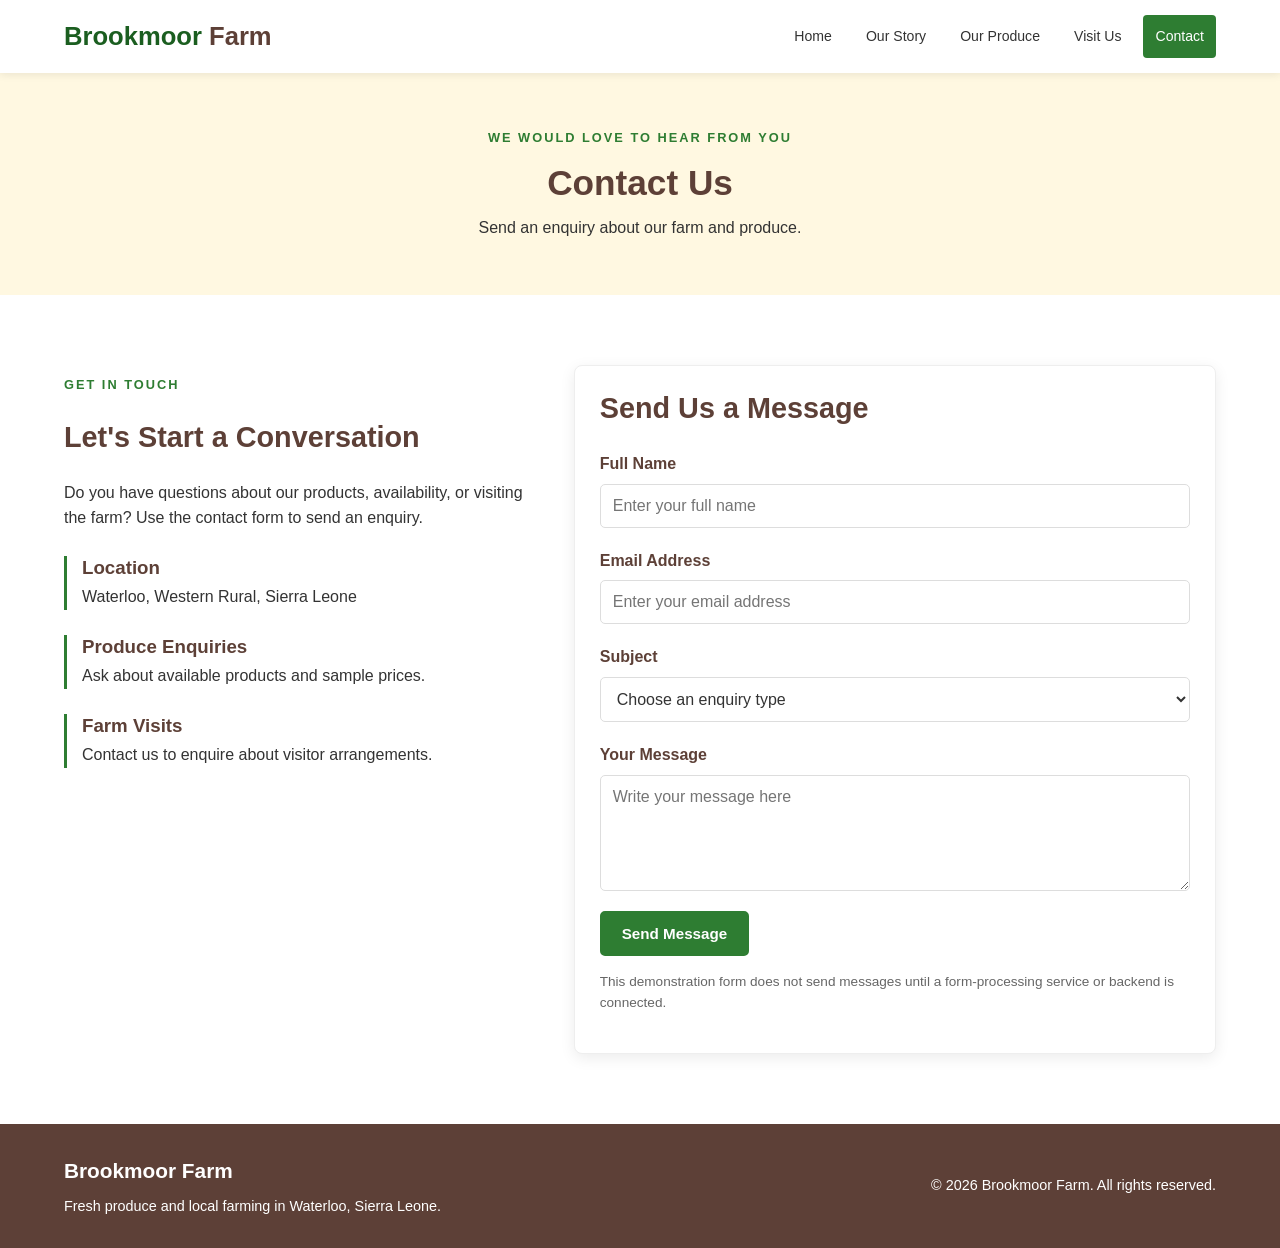
<file: Festus_BIT_1102_SEMESTER_3ASSIGNMENT_2_WORK/contact.html>
<!DOCTYPE html>
<html lang="en">
<head>
  <meta charset="UTF-8">
  <meta name="viewport" content="width=device-width, initial-scale=1.0">
  <meta name="description" content="Contact Brookmoor Farm in Waterloo, Sierra Leone, for produce enquiries and visitor information.">
  <title>Contact Us | Brookmoor Farm</title>
  <link rel="stylesheet" href="style.css">
</head>
<body>
<header class="site-header"><div class="container header-content">
  <a href="index.html" class="logo">Brookmoor <span>Farm</span></a>
  <nav aria-label="Main navigation"><ul class="nav-links">
    <li><a href="index.html">Home</a></li><li><a href="about.html">Our Story</a></li>
    <li><a href="produce.html">Our Produce</a></li><li><a href="visit.html">Visit Us</a></li><li><a href="contact.html" class="active">Contact</a></li>
  </ul></nav>
</div></header>
<main>
  <section class="page-banner"><div class="container"><p class="eyebrow">WE WOULD LOVE TO HEAR FROM YOU</p><h1>Contact Us</h1><p>Send an enquiry about our farm and produce.</p></div></section>
  <section class="section container"><div class="contact-layout">
    <div class="contact-information"><p class="eyebrow">GET IN TOUCH</p><h2>Let's Start a Conversation</h2>
      <p>Do you have questions about our products, availability, or visiting the farm? Use the contact form to send an enquiry.</p>
      <div class="contact-item"><h3>Location</h3><p>Waterloo, Western Rural, Sierra Leone</p></div>
      <div class="contact-item"><h3>Produce Enquiries</h3><p>Ask about available products and sample prices.</p></div>
      <div class="contact-item"><h3>Farm Visits</h3><p>Contact us to enquire about visitor arrangements.</p></div>
    </div>
    <div class="contact-form-card"><h2>Send Us a Message</h2>
      <!-- Connect this form to a backend or form service before using it for real enquiries. -->
      <form action="#" method="post">
        <div class="form-group"><label for="name">Full Name</label><input type="text" id="name" name="name" placeholder="Enter your full name" required></div>
        <div class="form-group"><label for="email">Email Address</label><input type="email" id="email" name="email" placeholder="Enter your email address" required></div>
        <div class="form-group"><label for="subject">Subject</label><select id="subject" name="subject" required><option value="">Choose an enquiry type</option><option value="produce">Produce Enquiry</option><option value="visit">Farm Visit</option><option value="general">General Question</option></select></div>
        <div class="form-group"><label for="message">Your Message</label><textarea id="message" name="message" rows="5" placeholder="Write your message here" required></textarea></div>
        <button type="submit" class="btn">Send Message</button>
        <p class="form-note">This demonstration form does not send messages until a form-processing service or backend is connected.</p>
      </form>
    </div>
  </div></section>
</main>
<footer class="site-footer"><div class="container footer-content">
  <div><a href="index.html" class="footer-logo">Brookmoor Farm</a><p>Fresh produce and local farming in Waterloo, Sierra Leone.</p></div>
  <p>&copy; 2026 Brookmoor Farm. All rights reserved.</p>
</div></footer>
</body>
</html>
</file>
<file: Festus_BIT_1102_SEMESTER_3ASSIGNMENT_2_WORK/style.css>
/* BROOKMOOR FARM - DCOMP 204 Web Design Assignment 2 */

/* 1. CSS Variables */
:root {
    --green: #2e7d32;
    --dark-green: #1b5e20;
    --cream: #fff8e1;
    --brown: #5d4037;
    --white: #ffffff;
    --light-gray: #f5f5f5;
    --text: #333333;
    --border: #dddddd;
    --shadow: 0 4px 15px rgba(0, 0, 0, 0.08);
}

/* 2. General Styles */
* { box-sizing: border-box; }
html { scroll-behavior: smooth; }
body {
    margin: 0;
    font-family: Arial, Helvetica, sans-serif;
    color: var(--text);
    background-color: var(--white);
    line-height: 1.6;
}
img {
    display: block;
    width: 100%;
    height: 200px;
    object-fit: cover;
}
a { color: var(--green); text-decoration: none; }
h1, h2, h3 { line-height: 1.25; color: var(--brown); }
h1 { font-size: 2.2rem; }
h2 { font-size: 1.8rem; }
p { margin-top: 0; }
.container { width: 90%; max-width: 1200px; margin: 0 auto; }
.section { padding-top: 55px; padding-bottom: 55px; }
.section-cream { background-color: var(--cream); }
.eyebrow {
    color: var(--green);
    font-size: 0.8rem;
    font-weight: bold;
    letter-spacing: 2px;
    text-transform: uppercase;
}

/* 3. Header and Navigation */
.site-header {
    position: sticky;
    top: 0;
    z-index: 1000;
    background-color: var(--white);
    box-shadow: 0 2px 8px rgba(0, 0, 0, 0.08);
}
.header-content {
    display: flex;
    flex-direction: column;
    align-items: center;
    gap: 12px;
    padding-top: 15px;
    padding-bottom: 15px;
}
.logo { color: var(--dark-green); font-size: 1.6rem; font-weight: bold; white-space: nowrap; }
.logo span { color: var(--brown); }
.nav-links {
    display: flex;
    flex-wrap: wrap;
    justify-content: center;
    gap: 5px;
    padding: 0;
    margin: 0;
    list-style: none;
}
.nav-links a {
    display: block;
    padding: 7px 9px;
    color: var(--text);
    font-size: 0.88rem;
    border-radius: 4px;
    transition: background-color 0.3s, color 0.3s;
}
.nav-links a:hover, .nav-links a.active { color: var(--white); background-color: var(--green); }

/* 4. Hero Section */
.hero { position: relative; overflow: hidden; background-color: var(--dark-green); }
.hero-image { width: 100%; height: 420px; object-fit: cover; }
.hero-overlay {
    position: absolute;
    inset: 0;
    display: flex;
    align-items: center;
    background: linear-gradient(90deg, rgba(0, 0, 0, 0.72), rgba(0, 0, 0, 0.15));
}
.hero-overlay .container { color: var(--white); }
.hero-overlay .eyebrow { color: #dcedc8; }
.hero-overlay h1 { max-width: 650px; margin: 10px 0 15px; color: var(--white); font-size: 2.2rem; }
.hero-overlay p:not(.eyebrow) { max-width: 550px; margin-bottom: 25px; }

/* 5. Buttons */
.btn {
    display: inline-block;
    padding: 12px 20px;
    border: 2px solid var(--green);
    border-radius: 5px;
    background-color: var(--green);
    color: var(--white);
    font-family: inherit;
    font-size: 0.95rem;
    font-weight: bold;
    text-align: center;
    cursor: pointer;
    transition: background-color 0.3s, border-color 0.3s;
}
.btn:hover { background-color: var(--dark-green); border-color: var(--dark-green); }
.btn-light { background-color: var(--white); border-color: var(--white); color: var(--dark-green); }
.btn-light:hover { background-color: var(--cream); border-color: var(--cream); color: var(--dark-green); }

/* 6. Section Headings */
.section-heading { max-width: 700px; margin: 0 auto 35px; text-align: center; }
.section-heading h2 { margin-top: 8px; margin-bottom: 15px; }
.section-heading p { color: #666666; }

/* 7. Responsive Grid System */
.grid-3 { display: grid; grid-template-columns: 1fr; gap: 25px; }

/* 8. Information and Product Cards */
.info-card, .product-card {
    overflow: hidden;
    border: 1px solid #eeeeee;
    border-radius: 8px;
    background-color: var(--white);
    box-shadow: var(--shadow);
}
.info-card img, .product-card img { width: 100%; height: 200px; object-fit: cover; }
.card-content { padding: 20px; }
.card-content h3 { margin-top: 0; }
.card-content p { color: #666666; }
.text-link { display: inline-block; margin-top: 5px; font-weight: bold; }
.text-link:hover { text-decoration: underline; }
.price { color: var(--dark-green) !important; font-size: 1.1rem; font-weight: bold; }
.notice { margin-top: 25px; padding: 15px; border-left: 4px solid var(--green); background-color: var(--cream); font-size: 0.9rem; }

/* 9. Page Banner */
.page-banner { padding: 55px 0; background-color: var(--cream); text-align: center; }
.page-banner h1 { margin: 10px 0; }
.page-banner p:last-child { margin-bottom: 0; }

/* 10. About and Visit Layouts */
.split-layout { display: grid; grid-template-columns: 1fr; gap: 30px; align-items: center; }
.rounded-image { width: 100%; height: 320px; object-fit: cover; border-radius: 8px; }
.value-card { padding: 25px; border-radius: 8px; background-color: var(--white); box-shadow: var(--shadow); }
.value-icon {
    display: inline-flex;
    align-items: center;
    justify-content: center;
    width: 48px;
    height: 48px;
    margin-bottom: 10px;
    border-radius: 50%;
    background-color: var(--green);
    color: var(--white);
    font-weight: bold;
}
.visit-details { padding: 25px; border-radius: 8px; background-color: var(--white); box-shadow: var(--shadow); }
.visit-details p { overflow-wrap: anywhere; }

/* 11. Gallery */
.gallery-grid figure { margin: 0; overflow: hidden; border-radius: 8px; background-color: var(--white); box-shadow: var(--shadow); }
.gallery-grid img { width: 100%; height: 200px; object-fit: cover; transition: transform 0.3s; }
.gallery-grid figure:hover img { transform: scale(1.04); }
.gallery-grid figcaption { padding: 15px; color: var(--brown); font-weight: bold; }

/* 12. Contact Page */
.contact-layout { display: grid; grid-template-columns: 1fr; gap: 35px; }
.contact-information { padding: 10px 0; }
.contact-item { margin-top: 25px; padding-left: 15px; border-left: 3px solid var(--green); }
.contact-item h3 { margin-bottom: 5px; }
.contact-item p { margin-bottom: 0; }
.contact-form-card { padding: 25px; border: 1px solid #eeeeee; border-radius: 8px; background-color: var(--white); box-shadow: var(--shadow); }
.contact-form-card h2 { margin-top: 0; }
.form-group { margin-bottom: 20px; }
.form-group label { display: block; margin-bottom: 7px; color: var(--brown); font-weight: bold; }
.form-group input, .form-group select, .form-group textarea {
    display: block;
    width: 100%;
    padding: 12px;
    border: 1px solid var(--border);
    border-radius: 5px;
    background-color: var(--white);
    color: var(--text);
    font-family: inherit;
    font-size: 1rem;
}
.form-group input:focus, .form-group select:focus, .form-group textarea:focus { outline: 2px solid var(--green); outline-offset: 2px; }
.form-group textarea { resize: vertical; }
.form-note { margin-top: 15px; color: #666666; font-size: 0.85rem; }

/* 13. Call to Action */
.cta-section { padding: 55px 0; background-color: var(--green); color: var(--white); text-align: center; }
.cta-section h2 { color: var(--white); }
.cta-section p { max-width: 650px; margin-right: auto; margin-left: auto; }

/* 14. Footer */
.site-footer { padding: 30px 0; background-color: var(--brown); color: var(--white); }
.footer-content { display: flex; flex-direction: column; gap: 15px; }
.footer-logo { display: inline-block; margin-bottom: 8px; color: var(--white); font-size: 1.3rem; font-weight: bold; }
.footer-content p { margin-bottom: 0; font-size: 0.9rem; }

/* 15. Mobile Layout */
@media (max-width: 600px) {
    .container { width: 92%; }
    .header-content { gap: 8px; }
    .logo { font-size: 1.4rem; }
    .nav-links { gap: 2px; }
    .nav-links a { padding: 7px; font-size: 0.8rem; }
    h1 { font-size: 1.9rem; }
    h2 { font-size: 1.55rem; }
    .hero-image { height: 360px; }
    .hero-overlay h1 { font-size: 1.9rem; }
    .hero-overlay p:not(.eyebrow) { font-size: 0.95rem; }
    .section { padding-top: 40px; padding-bottom: 40px; }
    .page-banner { padding: 40px 0; }
    .contact-form-card { padding: 18px; }
    .footer-content { text-align: center; }
}

/* 16. Tablet Layout */
@media (min-width: 768px) {
    .header-content { flex-direction: row; justify-content: space-between; gap: 15px; }
    .nav-links { justify-content: flex-end; }
    .nav-links a { padding: 9px 10px; }
    .hero-overlay h1 { font-size: 3rem; }
    .grid-3 { grid-template-columns: repeat(2, minmax(0, 1fr)); }
    .split-layout { grid-template-columns: repeat(2, minmax(0, 1fr)); }
    .contact-layout { grid-template-columns: 0.85fr 1.15fr; }
    .footer-content { flex-direction: row; justify-content: space-between; align-items: center; gap: 25px; }
}

/* 17. Desktop Layout */
@media (min-width: 1024px) {
    .grid-3 { grid-template-columns: repeat(3, minmax(0, 1fr)); }
    .section { padding-top: 70px; padding-bottom: 70px; }
    .hero-overlay h1 { font-size: 3.5rem; }
    .nav-links { gap: 10px; }
    .nav-links a { padding: 10px 12px; }
}
</file>
